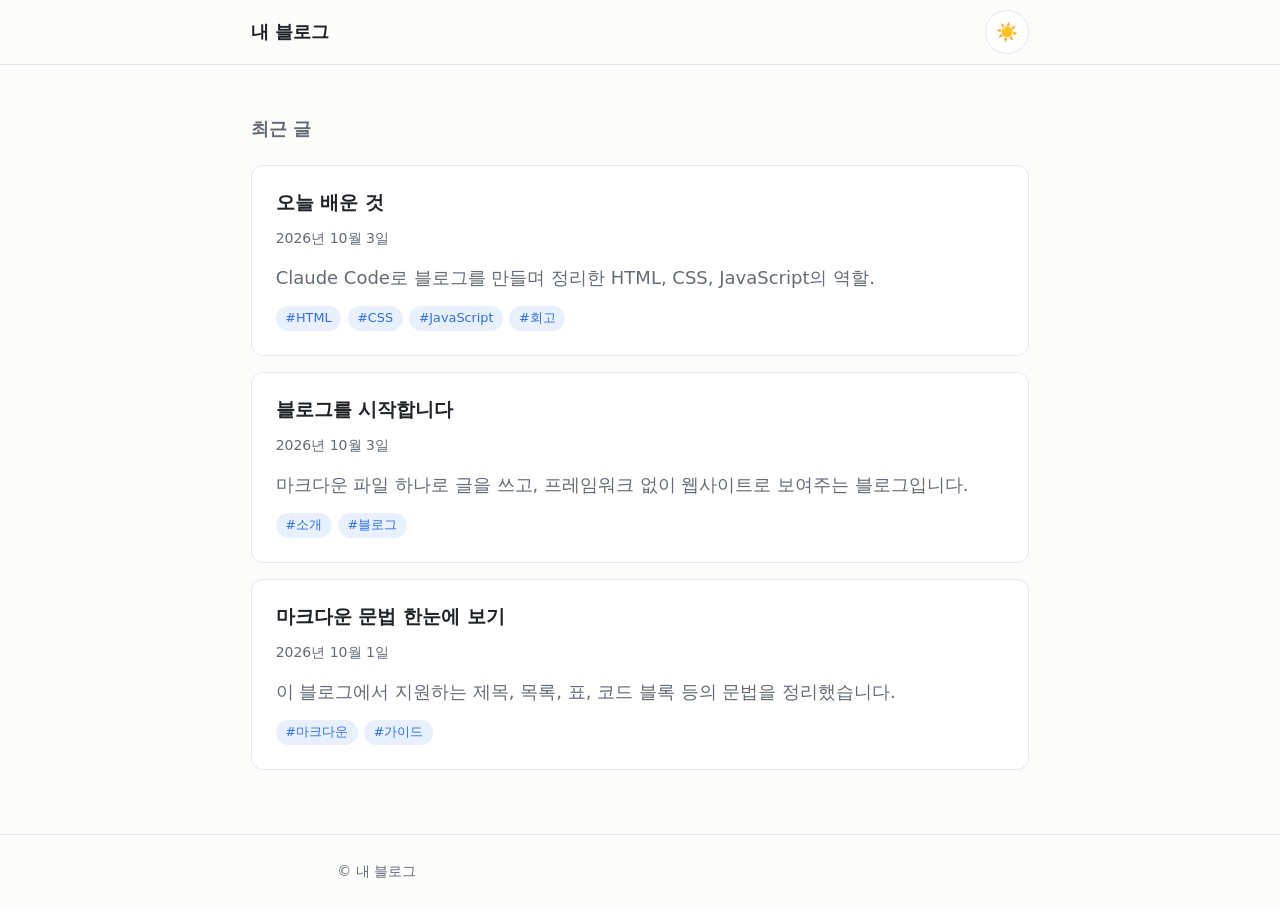
<file: index.html>
<!doctype html>
<html lang="ko" data-theme="light">
<head>
  <meta charset="utf-8">
  <meta name="viewport" content="width=device-width, initial-scale=1">
  <title>내 블로그</title>
  <meta name="description" content="마크다운으로 쓰는 개인 블로그">
  <script src="js/theme.js"></script>
  <link rel="stylesheet" href="css/base.css">
  <link rel="stylesheet" href="css/components.css">
</head>
<body data-page="list">
  <header class="site-header">
    <div class="container site-header__inner">
      <a class="site-title" href="index.html">내 블로그</a>
      <button id="theme-toggle" class="theme-toggle" type="button" aria-label="다크 모드로 전환" aria-pressed="false">
        <span class="icon-sun" aria-hidden="true">☀️</span>
        <span class="icon-moon" aria-hidden="true">🌙</span>
      </button>
    </div>
  </header>

  <main class="container" id="content">
    <h1 class="page-heading">최근 글</h1>
  </main>

  <footer class="site-footer">
    <div class="container">© 내 블로그</div>
  </footer>

  <script type="module" src="js/main.js"></script>
</body>
</html>
</file>
<file: css/base.css>
/* 테마 토큰, 리셋, 기본 타이포그래피 */
:root {
  --bg: #fcfcfb;
  --surface: #ffffff;
  --text: #1f2328;
  --text-muted: #636c76;
  --border: #e5e7eb;
  --accent: #2f6fed;
  --accent-soft: #e8f0fe;
  --code-bg: #f4f5f7;
  --code-text: #1f2328;
  --quote-bar: #c9d3e6;

  /* 코드 하이라이트 */
  --hl-keyword: #cf222e;
  --hl-string: #0a3069;
  --hl-number: #0550ae;
  --hl-comment: #6e7781;
  --hl-title: #8250df;
  --hl-attr: #116329;

  --font-body: Pretendard, -apple-system, BlinkMacSystemFont, 'Segoe UI', 'Noto Sans KR',
    'Malgun Gothic', system-ui, sans-serif;
  --font-mono: ui-monospace, SFMono-Regular, 'JetBrains Mono', Consolas, 'D2Coding', monospace;
  --measure: 68ch;
  color-scheme: light;
}

[data-theme='dark'] {
  --bg: #14161a;
  --surface: #1b1e24;
  --text: #e6e8eb;
  --text-muted: #9aa3ad;
  --border: #2c313a;
  --accent: #7aa7ff;
  --accent-soft: #232b3d;
  --code-bg: #20242b;
  --code-text: #e6e8eb;
  --quote-bar: #3a4560;

  --hl-keyword: #ff7b72;
  --hl-string: #a5d6ff;
  --hl-number: #79c0ff;
  --hl-comment: #8b949e;
  --hl-title: #d2a8ff;
  --hl-attr: #7ee787;
  color-scheme: dark;
}

*,
*::before,
*::after {
  box-sizing: border-box;
}

html {
  -webkit-text-size-adjust: 100%;
}

body {
  margin: 0;
  background: var(--bg);
  color: var(--text);
  font-family: var(--font-body);
  font-size: clamp(16px, 1.5vw + 12px, 18px);
  line-height: 1.75;
  word-break: keep-all;
  overflow-wrap: break-word;
  min-height: 100vh;
  display: flex;
  flex-direction: column;
  transition: background-color 0.2s, color 0.2s;
}

img,
video {
  max-width: 100%;
  height: auto;
}

a {
  color: var(--accent);
}

:focus-visible {
  outline: 2px solid var(--accent);
  outline-offset: 3px;
  border-radius: 4px;
}

@media (prefers-reduced-motion: reduce) {
  * {
    transition: none !important;
    animation: none !important;
    scroll-behavior: auto !important;
  }
}
</file>
<file: css/components.css>
/* 레이아웃 & 컴포넌트 (mobile-first) */
.container {
  width: 100%;
  max-width: calc(var(--measure) + 2rem);
  margin-inline: auto;
  padding-inline: 1rem;
}

@media (min-width: 640px) {
  .container {
    padding-inline: 1.5rem;
    max-width: calc(var(--measure) + 3rem);
  }
}

/* 헤더 / 푸터 */
.site-header {
  border-bottom: 1px solid var(--border);
}

.site-header__inner {
  display: flex;
  align-items: center;
  justify-content: space-between;
  min-height: 64px;
}

.site-title {
  color: var(--text);
  font-weight: 700;
  font-size: 1.15rem;
  text-decoration: none;
  display: inline-flex;
  align-items: center;
  min-height: 44px;
}

.theme-toggle {
  width: 44px;
  height: 44px;
  display: grid;
  place-items: center;
  border: 1px solid var(--border);
  border-radius: 50%;
  background: var(--surface);
  color: var(--text);
  cursor: pointer;
  font-size: 1.1rem;
}

.theme-toggle:hover {
  border-color: var(--accent);
}

.theme-toggle .icon-moon {
  display: none;
}

[data-theme='dark'] .theme-toggle .icon-sun {
  display: none;
}

[data-theme='dark'] .theme-toggle .icon-moon {
  display: inline;
}

main {
  flex: 1;
  padding-block: 2rem 3rem;
}

.site-footer {
  border-top: 1px solid var(--border);
  color: var(--text-muted);
  font-size: 0.875rem;
  padding-block: 1.5rem;
}

/* 글 목록 */
.page-heading {
  font-size: 1.15rem;
  margin: 0 0 1.25rem;
  color: var(--text-muted);
  font-weight: 600;
}

.post-list {
  list-style: none;
  margin: 0;
  padding: 0;
  display: grid;
  gap: 1rem;
}

.post-card {
  background: var(--surface);
  border: 1px solid var(--border);
  border-radius: 12px;
  padding: 1.25rem;
  transition: border-color 0.15s, transform 0.15s;
}

.post-card:hover {
  border-color: var(--accent);
  transform: translateY(-2px);
}

.post-card__link {
  display: block;
  color: inherit;
  text-decoration: none;
}

.post-card__title {
  margin: 0 0 0.25rem;
  font-size: 1.2rem;
  line-height: 1.4;
  color: var(--text);
}

.post-card__date,
.article__date {
  color: var(--text-muted);
  font-size: 0.875rem;
}

.post-card__summary {
  margin: 0.6rem 0 0;
  color: var(--text-muted);
}

.tags {
  list-style: none;
  display: flex;
  flex-wrap: wrap;
  gap: 0.4rem;
  margin: 0.75rem 0 0;
  padding: 0;
}

.tag {
  background: var(--accent-soft);
  color: var(--accent);
  font-size: 0.8rem;
  padding: 0.1rem 0.6rem;
  border-radius: 999px;
}

/* 글 상세 */
.article__header {
  margin-bottom: 2rem;
  padding-bottom: 1.5rem;
  border-bottom: 1px solid var(--border);
}

.article__title {
  font-size: clamp(1.6rem, 5vw, 2.25rem);
  line-height: 1.3;
  margin: 0 0 0.5rem;
  letter-spacing: -0.02em;
}

.back-link {
  display: inline-flex;
  align-items: center;
  min-height: 44px;
  margin-top: 2rem;
  text-decoration: none;
}

.back-link:hover {
  text-decoration: underline;
}

.message {
  text-align: center;
  padding-block: 3rem;
}

/* 본문 (.prose) */
.prose > :first-child {
  margin-top: 0;
}

.prose h1,
.prose h2,
.prose h3,
.prose h4 {
  line-height: 1.35;
  margin: 2.2em 0 0.6em;
  letter-spacing: -0.01em;
}

.prose h2 {
  font-size: 1.5rem;
}

.prose h3 {
  font-size: 1.25rem;
}

.prose p,
.prose ul,
.prose ol,
.prose blockquote,
.prose pre,
.prose .table-wrap {
  margin: 0 0 1.25em;
}

.prose ul,
.prose ol {
  padding-left: 1.4em;
}

.prose li + li {
  margin-top: 0.3em;
}

.prose blockquote {
  margin-inline: 0;
  padding: 0.1rem 1rem;
  border-left: 4px solid var(--quote-bar);
  color: var(--text-muted);
}

.prose hr {
  border: 0;
  border-top: 1px solid var(--border);
  margin: 2.5rem 0;
}

.prose img {
  border-radius: 8px;
}

.prose code {
  font-family: var(--font-mono);
  font-size: 0.88em;
  background: var(--code-bg);
  color: var(--code-text);
  padding: 0.15em 0.4em;
  border-radius: 6px;
  word-break: break-word;
}

.prose pre {
  background: var(--code-bg);
  border: 1px solid var(--border);
  border-radius: 10px;
  padding: 1rem;
  overflow-x: auto;
  line-height: 1.6;
  word-break: normal;
}

.prose pre code {
  background: none;
  padding: 0;
  font-size: 0.875rem;
  word-break: normal;
}

.table-wrap {
  overflow-x: auto;
}

.prose table {
  border-collapse: collapse;
  width: 100%;
  font-size: 0.95em;
}

.prose th,
.prose td {
  border: 1px solid var(--border);
  padding: 0.5rem 0.75rem;
  text-align: left;
}

.prose th {
  background: var(--code-bg);
}

/* 코드 하이라이트 (highlight.js 토큰 → 테마 변수) */
.hljs-keyword,
.hljs-selector-tag,
.hljs-literal,
.hljs-built_in {
  color: var(--hl-keyword);
}

.hljs-string,
.hljs-regexp,
.hljs-addition {
  color: var(--hl-string);
}

.hljs-number,
.hljs-symbol,
.hljs-bullet {
  color: var(--hl-number);
}

.hljs-comment,
.hljs-quote {
  color: var(--hl-comment);
  font-style: italic;
}

.hljs-title,
.hljs-function .hljs-title,
.hljs-section {
  color: var(--hl-title);
}

.hljs-attr,
.hljs-attribute,
.hljs-name,
.hljs-variable {
  color: var(--hl-attr);
}

@media (min-width: 640px) {
  main {
    padding-block: 3rem 4rem;
  }

  .post-card {
    padding: 1.5rem;
  }
}
</file>
